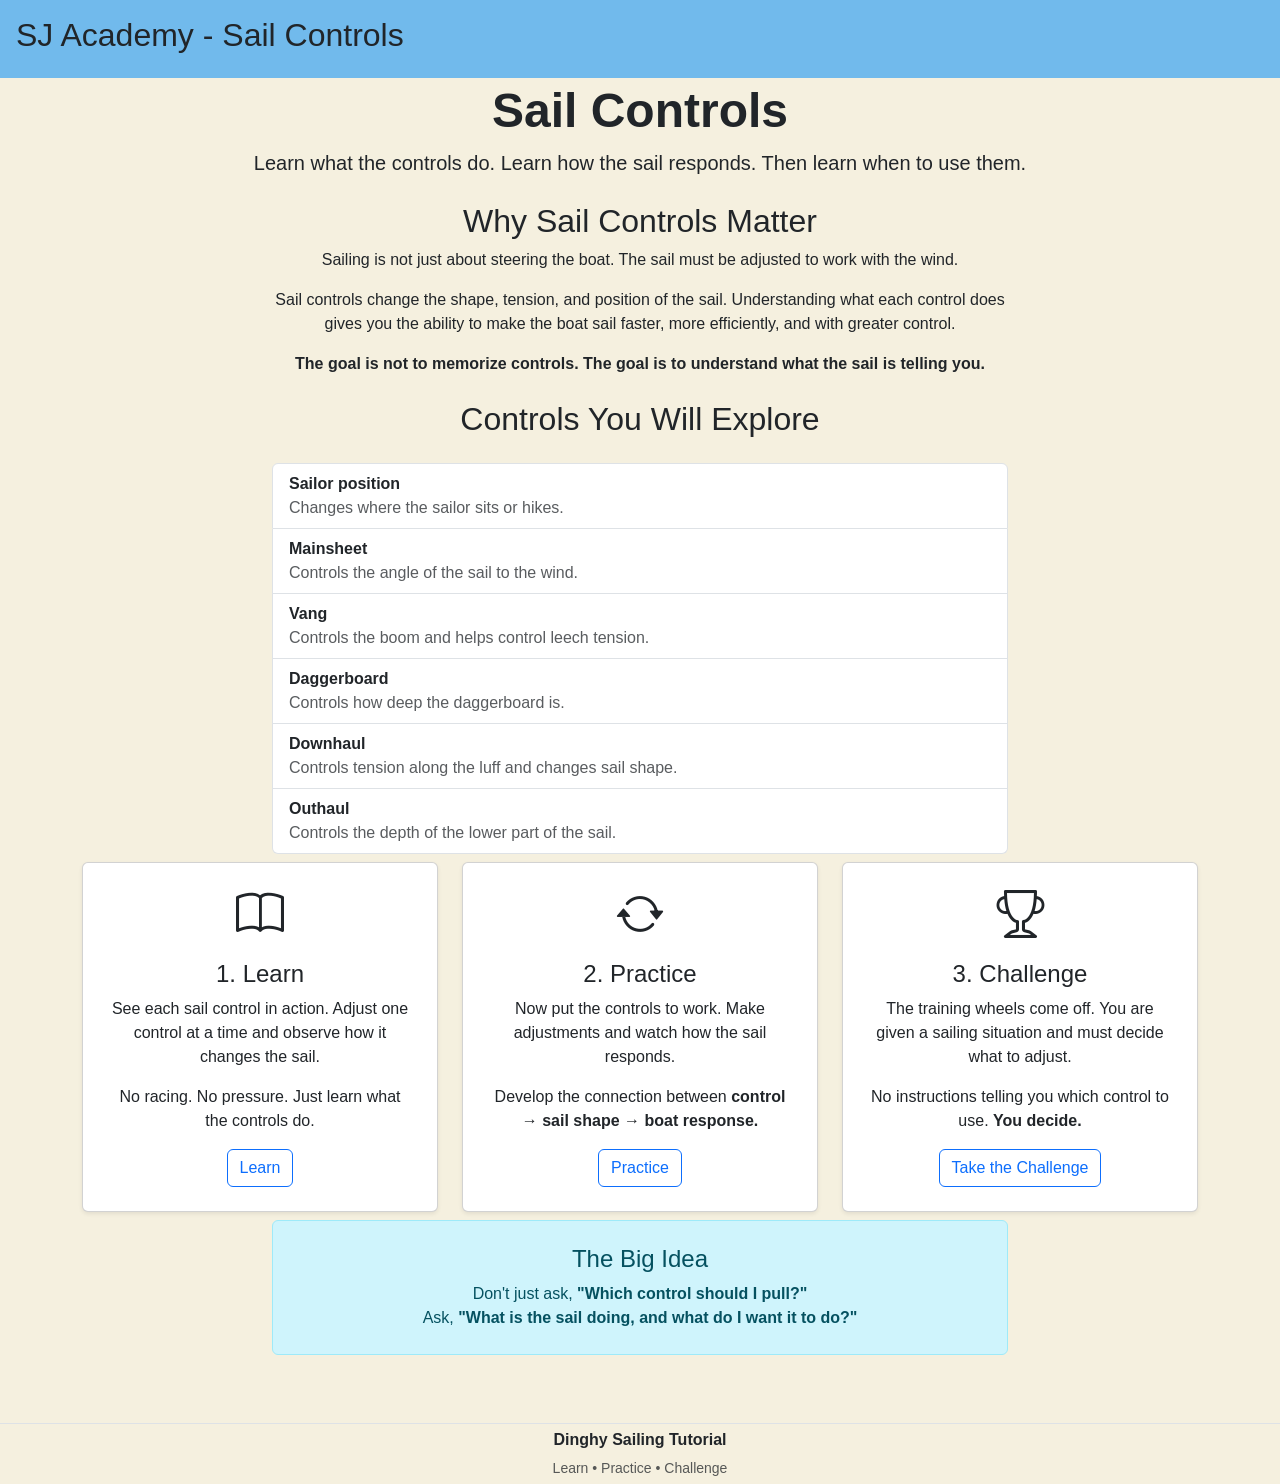
<file: index.html>
<!DOCTYPE html>

<html lang="en">
<head>
  <meta charset="UTF-8">
  <meta name="viewport" content="width=device-width, initial-scale=1.0">

  <title>Sail Controls | San Juan Academy</title>

<meta name="description" content="Learn, practice, and master dinghy sail controls. Understand what each control does, how it changes the sail, and when to use it.">

<!-- Bootstrap -->
<link href="https://cdn.jsdelivr.net/npm/bootstrap@5.3.7/dist/css/bootstrap.min.css" rel="stylesheet">

<!-- Bootstrap Icons -->
<link rel="stylesheet" href="https://cdn.jsdelivr.net/npm/bootstrap-icons@1.13.1/font/bootstrap-icons.min.css">

<!-- Google Font -->
<link href="https://fonts.googleapis.com/css2?family=Inter:wght@400;500;600;700&display=swap" rel="stylesheet">

    	<!-- 2. Your Personal Custom CSS Last (Overrides everything above safely) -->
  	<link rel="stylesheet" href="css/style.css">
    <link rel="apple-touch-icon" sizes="180x180" href="favicon/apple-touch-icon.png">
    <link rel="icon" type="image/png" sizes="32x32" href="favicon/favicon-32x32.png">
    <link rel="icon" type="image/png" sizes="16x16" href="favicon/favicon-16x16.png">
    <link rel="manifest" href="favicon/site.webmanifest">
</head>


<body>
    <div style="background-color: var(--nav-bg); color: var(--text-color); padding: 1rem;">
        <h2>SJ Academy - Sail Controls</h2>
    </div>
  <!-- Hero -->

  <header class="container text-center py-1">
    <h1 class="display-5 fw-bold">
        Sail Controls
    </h1>
    <p class="lead mt-1">
    Learn what the controls do.
    Learn how the sail responds.
    Then learn when to use them.
    </p>
  </header>

  <!-- Introduction -->
  <section class="container py-1">
    <div class="row justify-content-center">
        <div class="col-lg-8 text-center">
            <h2>Why Sail Controls Matter</h2>
            <p class="mt-1">
            Sailing is not just about steering the boat.
            The sail must be adjusted to work with the wind.
            </p>
            <p>
            Sail controls change the shape, tension, and position
            of the sail. Understanding what each control does gives
            you the ability to make the boat sail faster, more efficiently,
            and with greater control.
            </p>
            <p class="fw-semibold">
            The goal is not to memorize controls.
            The goal is to understand what the sail is telling you.
            </p>
        </div>
    </div>
  </section>

    <!-- Controls -->
  <section class="container py-1">
    <div class="row justify-content-center">

    <div class="col-lg-8">

        <h2 class="text-center mb-4">
        Controls You Will Explore
        </h2>
        <div class="list-group">
            <div class="list-group-item">
                <strong>Sailor position</strong>
                <span class="d-block text-body-secondary">
                    Changes where the sailor sits or hikes.
                </span>
            </div>
            <div class="list-group-item">
                <strong>Mainsheet</strong>
                <span class="d-block text-body-secondary">
                Controls the angle of the sail to the wind.
                </span>
            </div>
            <div class="list-group-item">
                <strong>Vang</strong>
                <span class="d-block text-body-secondary">
                Controls the boom and helps control leech tension.
                </span>
            </div>
            <div class="list-group-item">
                <strong>Daggerboard</strong>
                <span class="d-block text-body-secondary">
                Controls how deep the daggerboard is.
                </span>
            </div>
            <div class="list-group-item">
                <strong>Downhaul</strong>
                <span class="d-block text-body-secondary">
                Controls tension along the luff and changes sail shape.
                </span>
            </div>
            <div class="list-group-item">
                <strong>Outhaul</strong>
                <span class="d-block text-body-secondary">
                Controls the depth of the lower part of the sail.
                </span>
            </div>
        </div>

    </div>

    </div>
  </section>

  <!-- Three stages -->
  <section class="container py-1">
    <div class="row g-4">
        <!-- Learn -->
        <div class="col-md-4">
            <div class="card h-100 text-center shadow-sm">
                <div class="card-body p-4">
                    <i class="bi bi-book display-5"></i>
                    <h3 class="h4 mt-3">
                    1. Learn
                    </h3>
                    <p>
                    See each sail control in action.
                    Adjust one control at a time and observe
                    how it changes the sail.
                    </p>
                    <p>
                    No racing. No pressure.
                    Just learn what the controls do.
                    </p>
                    <a href="learn.html"
                    class="btn btn-outline-primary">
                    Learn
                    </a>
                </div>
            </div>
        </div>
        <!-- Practice -->
        <div class="col-md-4">
            <div class="card h-100 text-center shadow-sm">
                <div class="card-body p-4">
                    <i class="bi bi-arrow-repeat display-5"></i>
                    <h3 class="h4 mt-3">
                    2. Practice
                    </h3>
                    <p>
                    Now put the controls to work.
                    Make adjustments and watch how the sail
                    responds.
                    </p>
                    <p>
                    Develop the connection between
                    <strong>control → sail shape → boat response.</strong>
                    </p>
                    <a href="practice1.html"
                    class="btn btn-outline-primary">
                    Practice
                    </a>
                </div>
            </div>
        </div>
        <!-- Challenge -->
        <div class="col-md-4">
            <div class="card h-100 text-center shadow-sm">
                <div class="card-body p-4">
                    <i class="bi bi-trophy display-5"></i>
                    <h3 class="h4 mt-3">
                    3. Challenge
                    </h3>
                    <p>
                    The training wheels come off.
                    You are given a sailing situation and
                    must decide what to adjust.
                    </p>
                    <p>
                    No instructions telling you which control
                    to use. <strong>You decide.</strong>
                    </p>
                    <a href="challenge.html"
                    class="btn btn-outline-primary">
                    Take the Challenge
                    </a>
                </div>
            </div>
        </div>
    </div>
  </section>



  <!-- Key idea -->
  <section class="container py-1">
    <div class="row justify-content-center">
        <div class="col-lg-8">
            <div class="alert alert-info text-center p-4">
                <h2 class="h4">
                    The Big Idea
                </h2>
                <p class="mb-0">
                    Don't just ask,
                    <strong>"Which control should I pull?"</strong>
                    <br>
                    Ask,
                    <strong>"What is the sail doing, and what do I want it to do?"</strong>
                </p>
            </div>
        </div>
    </div>
  </section>

  <!-- Footer -->
  <footer class="border-top mt-5 py-1">
    <div class="container text-center">
    <p class="mb-1">
        <strong>Dinghy Sailing Tutorial</strong>
    </p>
    <small class="text-body-secondary">
        Learn • Practice • Challenge
    </small>
    </div>
  </footer>
  <script src="https://cdn.jsdelivr.net/npm/bootstrap@5.3.7/dist/js/bootstrap.bundle.min.js">
  </script>
</body>
</html>
</file>
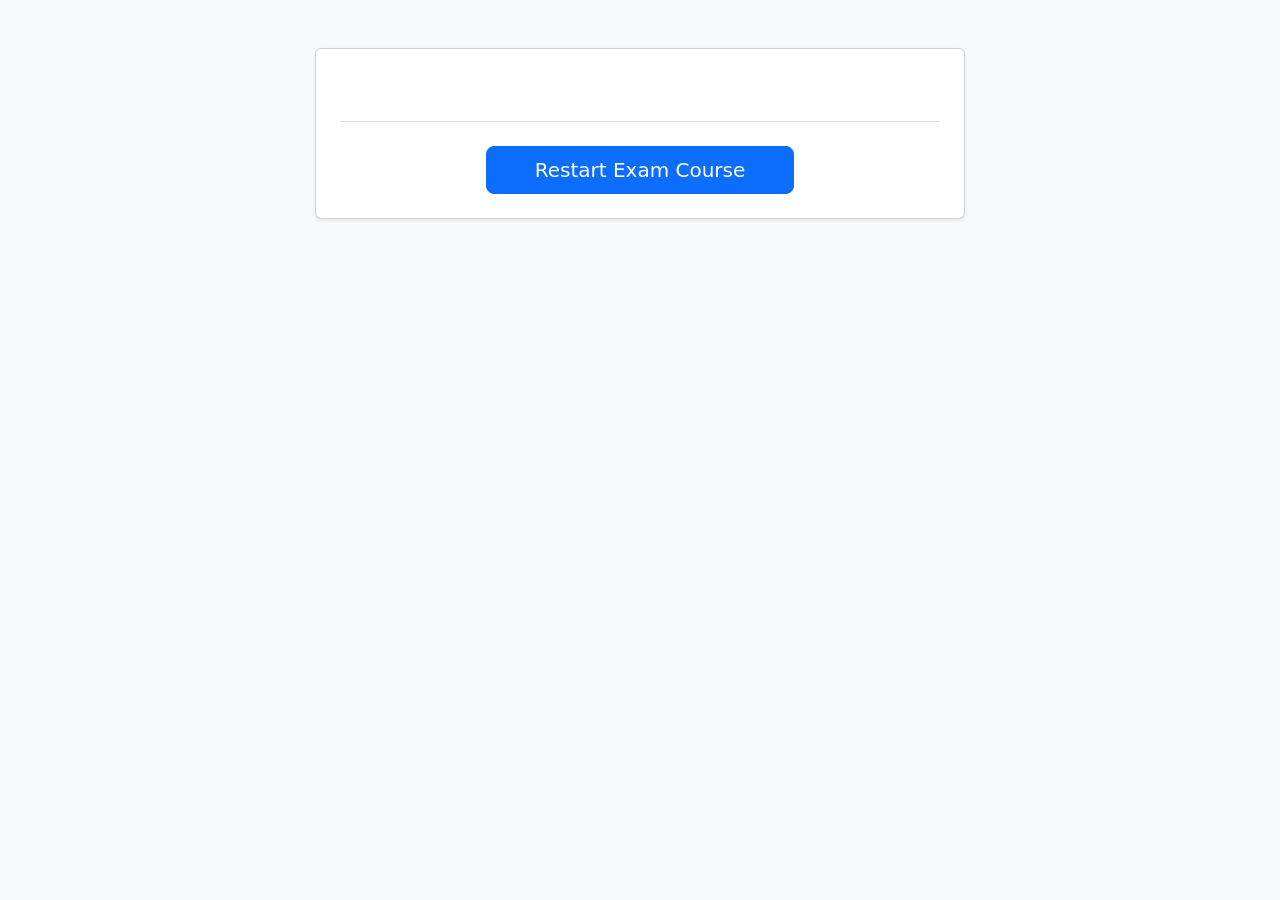
<file: finish.html>
<!DOCTYPE html>
<html lang="en">
<head>
  <meta charset="UTF-8">
  <title>Exam Results - ILCA 2-Legged Course</title>
  <link href="https://cdn.jsdelivr.net/npm/bootstrap@5.3.7/dist/css/bootstrap.min.css" rel="stylesheet">
<!-- Bootstrap -->


<!-- Bootstrap Icons -->
<link rel="stylesheet" href="https://cdn.jsdelivr.net/npm/bootstrap-icons@1.13.1/font/bootstrap-icons.min.css">

<!-- Google Font -->
<link href="https://fonts.googleapis.com/css2?family=Inter:wght@400;500;600;700&display=swap" rel="stylesheet">

</head>
<body class="bg-light">
<section class="container text-center py-5">
  <div class="card shadow-sm p-4 mx-auto" style="max-width: 650px;">
    
    <!-- 🏆 SCENARIO 1: EXAM PASSED -->
    <div id="pass" style="display:none;">
      <div class="text-success mb-3"><i class="bi bi-trophy-fill" style="font-size: 3rem;"></i></div>
      <h2 class="text-success fw-bold">Congratulations! Exam Passed</h2>
      <p class="lead mt-3">
        You successfully navigated the 2-legged course upright in <strong id="raceTimePass" class="text-dark">--</strong> seconds!
      </p>
    </div>

    <!-- SCENARIO 2: FAILURE VIA DOWNWIND DEATH ROLL -->
    <div id="death-roll-fail" style="display:none;" class="text-start">
      <div class="text-center text-danger mb-3"><i class="bi bi-exclamation-triangle-fill" style="font-size: 3rem;"></i></div>
      <h2 class="text-center text-danger fw-bold mb-4">Exam Failed</h2>
      <div class="alert alert-danger font-monospace text-center fw-bold">REASON: DOWNWIND DEATH ROLL CAPSIZE</div>
      <p class="text-secondary">
        While sailing dead downwind on the run leg, your hull entered violent side-to-side oscillations and inverted completely to windward.
      </p>
      <hr>
      <p class="mb-0 text-muted small">
        💡 <strong>Coaching Feedback:</strong> When sailing deep downwind in 15 knots, you cannot sit in the middle or front of the cockpit. You must select the <strong>AFT</strong> sailor position selector to pin the stern down and cancel out sail roll torque.
      </p>
    </div>

    <!--  SCENARIO 3: FAILURE VIA STANDARD LEEWARD CAPSIZE -->
    <div id="leeward-fail" style="display:none;" class="text-start">
      <div class="text-center text-danger mb-3"><i class="bi bi-wind" style="font-size: 3rem;"></i></div>
      <h2 class="text-center text-danger fw-bold mb-4">Exam Failed</h2>
      <div class="alert alert-danger font-monospace text-center fw-bold">REASON: WIND OVERPOWERED SAIL (LEEWARD CAPSIZE)</div>
      <p class="text-secondary">
        The heeling force generated by the wind completely overpowered your sail trim configuration on an upwind or reaching leg, flipping the boat to leeward.
      </p>
      <hr>
      <p class="mb-0 text-muted small">
        💡 <strong>Coaching Feedback:</strong> Keep a close eye on your clinometer. When the wind speeds pick up on a reach or close-hauled path, you must actively <strong>Hike Hard</strong> or ease out your mainsheet to dump the excess heeling pressure.
      </p>
    </div>

    <!-- ❌ SCENARIO 4: FAILURE VIA TIME OVERAGE -->
    <div id="time-fail" style="display:none;">
      <div class="text-center text-warning mb-3"><i class="bi bi-clock-history" style="font-size: 3rem;"></i></div>
      <h2 class="text-warning fw-bold">Exam Failed</h2>
      <div class="alert alert-warning font-monospace text-center fw-bold mt-3">REASON: EXCEEDED MAXIMUM COURSE LIMIT</div>
      <p class="lead mt-3 text-secondary">
        Your race time of <strong id="raceTimeFail" class="text-dark">--</strong> seconds exceeded the maximum allowable target testing limit of 180 seconds.
      </p>
    </div>

    <!-- GLOBAL ACTION NAVIGATION STRIP -->
    <div class="mt-5 border-top pt-4">
      <button onclick="closeFinishDialog()" class="btn btn-primary btn-lg px-5">Restart Exam Course</button>
    </div>

  </div>
</section>

<script>
  function initResultsPage() {
    const urlParams = new URLSearchParams(window.location.search);
    const raceTimeValue = parseFloat(urlParams.get('time')) || 0;
    const reasonValue = urlParams.get('reason') || '';

    // Route logic priorities based on your test criteria rules:
    if (reasonValue === 'death_roll') {
      document.getElementById("death-roll-fail").style.display = "block";
    } else if (reasonValue === 'leeward_heel') {
      document.getElementById("leeward-fail").style.display = "block";
    } else if (raceTimeValue > 180) {
      document.getElementById("time-fail").style.display = "block";
      document.getElementById("raceTimeFail").innerText = raceTimeValue.toFixed(1);
    } else if (raceTimeValue <= 180 && raceTimeValue > 0) {
      document.getElementById("pass").style.display = "block";
      document.getElementById("raceTimePass").innerText = raceTimeValue.toFixed(1);
    } else {
      // Emergency edge-case structural fallback
      document.getElementById("fail").style.display = "block";
    }
  }

  function closeFinishDialog() {
    // Drops current state variables and returns fresh to the simulation layout
    window.location.href = `index.html`;
  }

  // Run immediately on layout compile
  initResultsPage();
</script>

</body>
</html>
</file>
<file: css/style.css>
/* =========================================================
   SAN JUAN ACADEMY — EXAMINER
   Cleaned and consolidated stylesheet
   ========================================================= */


/* =========================================================
   1. COLOR PALETTE
   ========================================================= */

:root {
  --bg-color: rgb(245 240 223);       /* Soft Sand */
  --text-color: rgb(33 37 41);        /* Charcoal Black */
  --primary-color: rgb(21 101 161);   /* Deep Sea Blue */
  --nav-bg: rgb(113 186 236);         /* Light Sky Blue */
  --footer-bg: rgb(229 217 186);      /* Sandy Beach Beige */
}


/* =========================================================
   2. PAGE
   ========================================================= */

body {
  margin: 0;
  background-color: var(--bg-color) !important;
  color: var(--text-color) !important;
  font-family: -apple-system, BlinkMacSystemFont, "Segoe UI",
               Roboto, sans-serif;
}


/* =========================================================
   3. SIMULATOR PANELS
   ========================================================= */

#windControl,
#pointOfSailControl,
#map,
#input-pane {
  background: #ffffff;
  padding: 8px;
  border-radius: 6px;
  box-shadow: 0 1px 3px rgba(0, 0, 0, 0.05);
  box-sizing: border-box;
}


/* =========================================================
   4. MAP
   ========================================================= */

#map {
  background-color: #e5e9f0;
  border: 1px dashed #ccd4e0;
  height: 700px;
}


/* =========================================================
   5. INPUT PANE
   ========================================================= */

#input-pane {
  display: flex;
  flex-direction: column;
  padding: 4px;
}


/* =========================================================
   6. CONTROL SECTIONS
   ========================================================= */

/* Hidden controls */
.input-section:not(.active) {
  display: none !important;
}


/* Active control */
.input-section.active {
  display: flex;
  flex-direction: column;
  width: 100%;
  gap: 4px;
  box-sizing: border-box;
}


/* =========================================================
   7. CONTROL ROWS AND COLUMNS
   ========================================================= */

.control-row {
  display: flex;
  gap: 4px;
}

.control-column {
  display: flex;
  flex-direction: column;
  gap: 4px;
}


/* Active section rows/columns expand when needed */
.input-section.active .control-row,
.input-section.active .control-column {
  flex: 1;
}


/* =========================================================
   8. CONTROL BUTTONS
   ========================================================= */

.control-button {
  flex: 1;
  width: 100%;
  height: 100%;
  padding: 5px 8px;

  font-size: 0.85rem;
  font-weight: 500;
  color: #4a5568;

  background-color: #ffffff;
  border: 1px solid #cbd5e1;
  border-radius: 4px;

  cursor: pointer;
  transition: all 0.1s ease;
  white-space: nowrap;
}


/* Hover */
.control-button:hover {
  background-color: #edf2f7;
}


/* Selected control */
.control-button.selected,
.control-button.active-setting {
  background-color: #3182ce !important;
  color: #ffffff !important;
  border-color: #2b6cb0 !important;
  font-weight: bold !important;
}


/* =========================================================
   9. RADIO BUTTONS
   ========================================================= */

label {
  display: block;
  margin-bottom: 4px;
  cursor: pointer;
  font-size: 0.88rem;
}

input[type="radio"] {
  margin-right: 4px;
  vertical-align: middle;
}


/* =========================================================
   10. CONTROL SELECTOR
   ========================================================= */

.controlSelector {
  display: flex;
  gap: 12px;
  align-items: center;
}


/* =========================================================
   11. POINT OF SAIL OPTIONS
   ========================================================= */

#pointOfSailControl .point-of-sail-options {
  display: flex;
  flex-wrap: wrap;
  gap: 8px 12px;
  align-items: center;
}

#pointOfSailControl label {
  white-space: nowrap;
}


/* =========================================================
   12. START EXAM BUTTON
   ========================================================= */

#startExamBtn {
  position: absolute;
  bottom: 30px;
  left: 50%;
  transform: translateX(-50%);

  z-index: 1000;

  background: #007acc;
  color: #ffffff;

  border: none;
  padding: 16px 32px;

  font-size: 1.2rem;
  font-weight: bold;

  border-radius: 8px;
  cursor: pointer;
}
</file>
